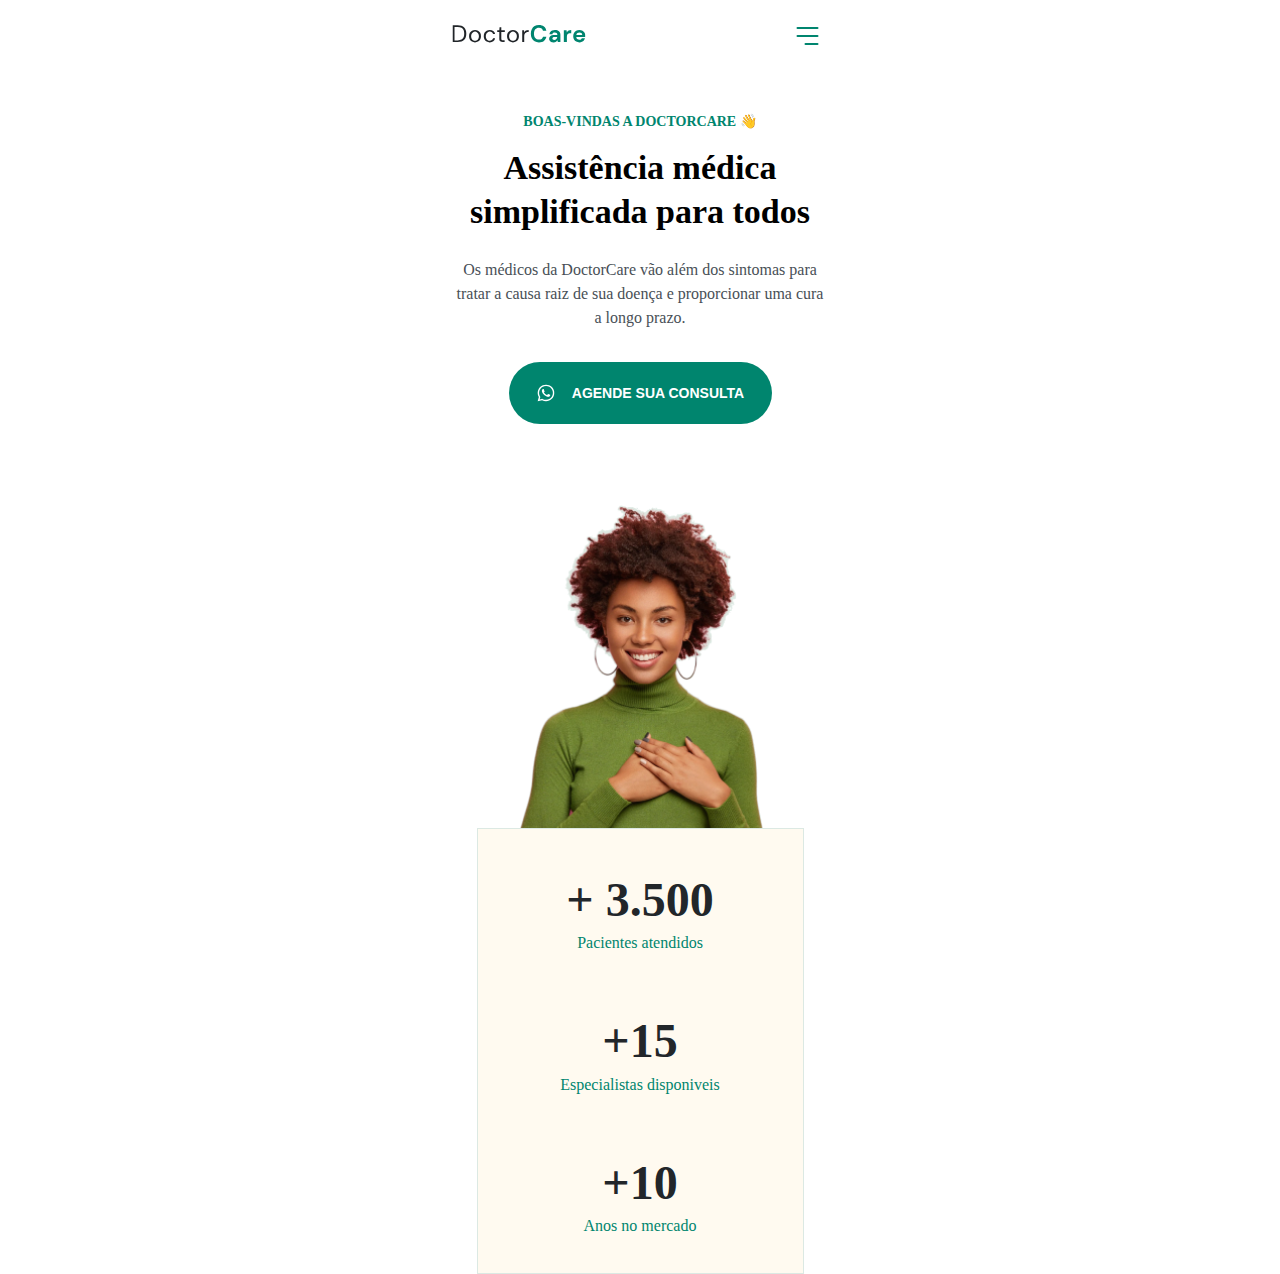
<file: index.html>
<!DOCTYPE html>
<html lang="pt-BR">
  <head>
    <meta charset="UTF-8" />
    <meta name="viewport" content="width=device-width, initial-scale=1.0" />
    <title>DoctorCare</title>

    <link rel="stylesheet" href="style.css" />

    <link rel="preconnect" href="https://fonts.googleapis.com" />
    <link rel="preconnect" href="https://fonts.gstatic.com" crossorigin />
    <link
      href="https://fonts.googleapis.com/css2?family=DM+Sans:ital,wght@0,400;1,700&display=swap"
      rel="stylesheet"
    />
  </head>
  <body>
    <nav class="wrapper">
      <a class="Logo" href="#">
        <svg
          width="133"
          height="18"
          viewBox="0 0 133 18"
          fill="none"
          xmlns="http://www.w3.org/2000/svg"
        >
          <path
            d="M0 17.088V0.287999H5.16C8.12 0.287999 10.296 1.04 11.688 2.544C13.096 4.048 13.8 6.112 13.8 8.736C13.8 11.312 13.096 13.352 11.688 14.856C10.296 16.344 8.12 17.088 5.16 17.088H0ZM2.016 15.408H5.112C6.744 15.408 8.04 15.144 9 14.616C9.976 14.072 10.672 13.304 11.088 12.312C11.504 11.304 11.712 10.112 11.712 8.736C11.712 7.328 11.504 6.12 11.088 5.112C10.672 4.104 9.976 3.328 9 2.784C8.04 2.24 6.744 1.968 5.112 1.968H2.016V15.408Z"
            fill="#212529"
          />
          <path
            d="M22.4949 17.376C21.3749 17.376 20.3669 17.12 19.4709 16.608C18.5749 16.096 17.8629 15.376 17.3349 14.448C16.8229 13.504 16.5669 12.4 16.5669 11.136C16.5669 9.872 16.8309 8.776 17.3589 7.848C17.8869 6.904 18.5989 6.176 19.4949 5.664C20.4069 5.152 21.4229 4.896 22.5429 4.896C23.6629 4.896 24.6709 5.152 25.5669 5.664C26.4629 6.176 27.1669 6.904 27.6789 7.848C28.2069 8.776 28.4709 9.872 28.4709 11.136C28.4709 12.4 28.2069 13.504 27.6789 14.448C27.1509 15.376 26.4309 16.096 25.5189 16.608C24.6229 17.12 23.6149 17.376 22.4949 17.376ZM22.4949 15.648C23.1829 15.648 23.8229 15.48 24.4149 15.144C25.0069 14.808 25.4869 14.304 25.8549 13.632C26.2229 12.96 26.4069 12.128 26.4069 11.136C26.4069 10.144 26.2229 9.312 25.8549 8.64C25.5029 7.968 25.0309 7.464 24.4389 7.128C23.8469 6.792 23.2149 6.624 22.5429 6.624C21.8549 6.624 21.2149 6.792 20.6229 7.128C20.0309 7.464 19.5509 7.968 19.1829 8.64C18.8149 9.312 18.6309 10.144 18.6309 11.136C18.6309 12.128 18.8149 12.96 19.1829 13.632C19.5509 14.304 20.0229 14.808 20.5989 15.144C21.1909 15.48 21.8229 15.648 22.4949 15.648Z"
            fill="#212529"
          />
          <path
            d="M37.2261 17.376C36.0901 17.376 35.0661 17.12 34.1541 16.608C33.2581 16.08 32.5461 15.352 32.0181 14.424C31.5061 13.48 31.2501 12.384 31.2501 11.136C31.2501 9.888 31.5061 8.8 32.0181 7.872C32.5461 6.928 33.2581 6.2 34.1541 5.688C35.0661 5.16 36.0901 4.896 37.2261 4.896C38.6341 4.896 39.8181 5.264 40.7781 6C41.7541 6.736 42.3701 7.72 42.6261 8.952H40.5621C40.4021 8.216 40.0101 7.648 39.3861 7.248C38.7621 6.832 38.0341 6.624 37.2021 6.624C36.5301 6.624 35.8981 6.792 35.3061 7.128C34.7141 7.464 34.2341 7.968 33.8661 8.64C33.4981 9.312 33.3141 10.144 33.3141 11.136C33.3141 12.128 33.4981 12.96 33.8661 13.632C34.2341 14.304 34.7141 14.816 35.3061 15.168C35.8981 15.504 36.5301 15.672 37.2021 15.672C38.0341 15.672 38.7621 15.472 39.3861 15.072C40.0101 14.656 40.4021 14.072 40.5621 13.32H42.6261C42.3861 14.52 41.7781 15.496 40.8021 16.248C39.8261 17 38.6341 17.376 37.2261 17.376Z"
            fill="#212529"
          />
          <path
            d="M50.2974 17.088C49.2094 17.088 48.3534 16.824 47.7294 16.296C47.1054 15.768 46.7934 14.816 46.7934 13.44V6.888H44.7294V5.184H46.7934L47.0574 2.328H48.8094V5.184H52.3134V6.888H48.8094V13.44C48.8094 14.192 48.9614 14.704 49.2654 14.976C49.5694 15.232 50.1054 15.36 50.8734 15.36H52.1214V17.088H50.2974Z"
            fill="#212529"
          />
          <path
            d="M60.4506 17.376C59.3306 17.376 58.3226 17.12 57.4266 16.608C56.5306 16.096 55.8186 15.376 55.2906 14.448C54.7786 13.504 54.5226 12.4 54.5226 11.136C54.5226 9.872 54.7866 8.776 55.3146 7.848C55.8426 6.904 56.5546 6.176 57.4506 5.664C58.3626 5.152 59.3786 4.896 60.4986 4.896C61.6186 4.896 62.6266 5.152 63.5226 5.664C64.4186 6.176 65.1226 6.904 65.6346 7.848C66.1626 8.776 66.4266 9.872 66.4266 11.136C66.4266 12.4 66.1626 13.504 65.6346 14.448C65.1066 15.376 64.3866 16.096 63.4746 16.608C62.5786 17.12 61.5706 17.376 60.4506 17.376ZM60.4506 15.648C61.1386 15.648 61.7786 15.48 62.3706 15.144C62.9626 14.808 63.4426 14.304 63.8106 13.632C64.1786 12.96 64.3626 12.128 64.3626 11.136C64.3626 10.144 64.1786 9.312 63.8106 8.64C63.4586 7.968 62.9866 7.464 62.3946 7.128C61.8026 6.792 61.1706 6.624 60.4986 6.624C59.8106 6.624 59.1706 6.792 58.5786 7.128C57.9866 7.464 57.5066 7.968 57.1386 8.64C56.7706 9.312 56.5866 10.144 56.5866 11.136C56.5866 12.128 56.7706 12.96 57.1386 13.632C57.5066 14.304 57.9786 14.808 58.5546 15.144C59.1466 15.48 59.7786 15.648 60.4506 15.648Z"
            fill="#212529"
          />
          <path
            d="M69.7097 17.088V5.184H71.5337L71.7017 7.464C72.0697 6.68 72.6297 6.056 73.3817 5.592C74.1337 5.128 75.0617 4.896 76.1657 4.896V7.008H75.6137C74.9097 7.008 74.2617 7.136 73.6697 7.392C73.0777 7.632 72.6057 8.048 72.2537 8.64C71.9017 9.232 71.7257 10.048 71.7257 11.088V17.088H69.7097Z"
            fill="#212529"
          />
          <path
            d="M86.4924 17.376C84.7964 17.376 83.3404 17.016 82.1244 16.296C80.9084 15.56 79.9724 14.544 79.3164 13.248C78.6604 11.936 78.3324 10.424 78.3324 8.712C78.3324 7 78.6604 5.488 79.3164 4.176C79.9724 2.864 80.9084 1.84 82.1244 1.104C83.3404 0.368 84.7964 0 86.4924 0C88.5084 0 90.1564 0.504 91.4364 1.512C92.7324 2.504 93.5404 3.904 93.8604 5.712H90.4764C90.2684 4.8 89.8204 4.088 89.1324 3.576C88.4604 3.048 87.5644 2.784 86.4444 2.784C84.8924 2.784 83.6764 3.312 82.7964 4.368C81.9164 5.424 81.4764 6.872 81.4764 8.712C81.4764 10.552 81.9164 12 82.7964 13.056C83.6764 14.096 84.8924 14.616 86.4444 14.616C87.5644 14.616 88.4604 14.376 89.1324 13.896C89.8204 13.4 90.2684 12.72 90.4764 11.856H93.8604C93.5404 13.584 92.7324 14.936 91.4364 15.912C90.1564 16.888 88.5084 17.376 86.4924 17.376Z"
            fill="#00856F"
          />
          <path
            d="M101.092 17.376C100.068 17.376 99.2278 17.216 98.5718 16.896C97.9158 16.56 97.4277 16.12 97.1077 15.576C96.7877 15.032 96.6278 14.432 96.6278 13.776C96.6278 12.672 97.0598 11.776 97.9238 11.088C98.7878 10.4 100.084 10.056 101.812 10.056H104.836V9.768C104.836 8.952 104.604 8.352 104.14 7.968C103.676 7.584 103.1 7.392 102.412 7.392C101.788 7.392 101.244 7.544 100.78 7.848C100.316 8.136 100.028 8.568 99.9157 9.144H96.9157C96.9957 8.28 97.2837 7.528 97.7797 6.888C98.2917 6.248 98.9477 5.76 99.7477 5.424C100.548 5.072 101.444 4.896 102.436 4.896C104.132 4.896 105.468 5.32 106.444 6.168C107.42 7.016 107.908 8.216 107.908 9.768V17.088H105.292L105.004 15.168C104.652 15.808 104.156 16.336 103.516 16.752C102.892 17.168 102.084 17.376 101.092 17.376ZM101.788 14.976C102.668 14.976 103.348 14.688 103.828 14.112C104.324 13.536 104.636 12.824 104.764 11.976H102.148C101.332 11.976 100.748 12.128 100.396 12.432C100.044 12.72 99.8678 13.08 99.8678 13.512C99.8678 13.976 100.044 14.336 100.396 14.592C100.748 14.848 101.212 14.976 101.788 14.976Z"
            fill="#00856F"
          />
          <path
            d="M111.319 17.088V5.184H114.055L114.343 7.416C114.775 6.648 115.359 6.04 116.095 5.592C116.847 5.128 117.727 4.896 118.735 4.896V8.136H117.871C117.199 8.136 116.599 8.24 116.071 8.448C115.543 8.656 115.127 9.016 114.823 9.528C114.535 10.04 114.391 10.752 114.391 11.664V17.088H111.319Z"
            fill="#00856F"
          />
          <path
            d="M126.888 17.376C125.688 17.376 124.624 17.12 123.696 16.608C122.768 16.096 122.04 15.376 121.512 14.448C120.984 13.52 120.72 12.448 120.72 11.232C120.72 10 120.976 8.904 121.488 7.944C122.016 6.984 122.736 6.24 123.648 5.712C124.576 5.168 125.664 4.896 126.912 4.896C128.08 4.896 129.112 5.152 130.008 5.664C130.904 6.176 131.6 6.88 132.096 7.776C132.608 8.656 132.864 9.64 132.864 10.728C132.864 10.904 132.856 11.088 132.84 11.28C132.84 11.472 132.832 11.672 132.816 11.88H123.768C123.832 12.808 124.152 13.536 124.728 14.064C125.32 14.592 126.032 14.856 126.864 14.856C127.488 14.856 128.008 14.72 128.424 14.448C128.856 14.16 129.176 13.792 129.384 13.344H132.504C132.28 14.096 131.904 14.784 131.376 15.408C130.864 16.016 130.224 16.496 129.456 16.848C128.704 17.2 127.848 17.376 126.888 17.376ZM126.912 7.392C126.16 7.392 125.496 7.608 124.92 8.04C124.344 8.456 123.976 9.096 123.816 9.96H129.744C129.696 9.176 129.408 8.552 128.88 8.088C128.352 7.624 127.696 7.392 126.912 7.392Z"
            fill="#00856F"
          />
        </svg>
      </a>
      <svg
        width="40"
        height="40"
        viewBox="0 0 40 40"
        fill="none"
        xmlns="http://www.w3.org/2000/svg"
      >
        <path
          d="M10 20H30"
          stroke="#00856F"
          stroke-width="2"
          stroke-linecap="round"
          stroke-linejoin="round"
        />
        <path
          d="M10 12H30"
          stroke="#00856F"
          stroke-width="2"
          stroke-linecap="round"
          stroke-linejoin="round"
        />
        <path
          d="M18 28L30 28"
          stroke="#00856F"
          stroke-width="2"
          stroke-linecap="round"
          stroke-linejoin="round"
        />
      </svg>
    </nav>
    <header class="wrapper">
      <h4>BOAS-VINDAS A DOCTORCARE 👋</h4>
      <h1>Assistência médica simplificada para todos</h1>
      <p>
        Os médicos da DoctorCare vão além dos sintomas para tratar a causa raiz
        de sua doença e proporcionar uma cura a longo prazo.
      </p>

      <button>
        <svg
          width="20"
          height="20"
          viewBox="0 0 20 20"
          fill="none"
          xmlns="http://www.w3.org/2000/svg"
        >
          <path
            d="M13.8337 11.6667C13.667 11.5833 12.5837 11.0833 12.417 11C12.2503 10.9167 12.0837 10.9167 11.917 11.0833C11.7503 11.25 11.417 11.75 11.2503 11.9167C11.167 12.0833 11.0003 12.0833 10.8337 12C10.2503 11.75 9.66699 11.4167 9.16699 11C8.75033 10.5833 8.33366 10.0833 8.00033 9.58334C7.91699 9.41668 8.00033 9.25001 8.08366 9.16668C8.16699 9.08334 8.25033 8.91668 8.41699 8.83334C8.50033 8.75001 8.58366 8.58334 8.58366 8.50001C8.66699 8.41668 8.66699 8.25001 8.58366 8.16668C8.50033 8.08334 8.08366 7.08334 7.91699 6.66668C7.83366 6.08334 7.66699 6.08334 7.50033 6.08334C7.41699 6.08334 7.25033 6.08334 7.08366 6.08334C6.91699 6.08334 6.66699 6.25001 6.58366 6.33334C6.08366 6.83334 5.83366 7.41668 5.83366 8.08334C5.91699 8.83334 6.16699 9.58334 6.66699 10.25C7.58366 11.5833 8.75033 12.6667 10.167 13.3333C10.5837 13.5 10.917 13.6667 11.3337 13.75C11.7503 13.9167 12.167 13.9167 12.667 13.8333C13.2503 13.75 13.7503 13.3333 14.0837 12.8333C14.2503 12.5 14.2503 12.1667 14.167 11.8333C14.167 11.8333 14.0003 11.75 13.8337 11.6667ZM15.917 4.08334C12.667 0.833344 7.41699 0.833344 4.16699 4.08334C1.50033 6.75001 1.00033 10.8333 2.83366 14.0833L1.66699 18.3333L6.08366 17.1667C7.33366 17.8333 8.66699 18.1667 10.0003 18.1667C14.5837 18.1667 18.2503 14.5 18.2503 9.91668C18.3337 7.75001 17.417 5.66668 15.917 4.08334ZM13.667 15.75C12.5837 16.4167 11.3337 16.8333 10.0003 16.8333C8.75033 16.8333 7.58366 16.5 6.50033 15.9167L6.25033 15.75L3.66699 16.4167L4.33366 13.9167L4.16699 13.6667C2.16699 10.3333 3.16699 6.16668 6.41699 4.08334C9.66699 2.00001 13.8337 3.08334 15.8337 6.25001C17.8337 9.50001 16.917 13.75 13.667 15.75Z"
            fill="white"
          />
        </svg>
        Agende sua consulta
      </button>

      <img
        src="assets/Foto-jpg.png"
        alt="Mulher morena vestindo moleton verde e sorrindo"
      />
      <div class="stats">
        <div class="stat">
          <h3>+ 3.500</h3>
          <p>Pacientes atendidos</p>
        </div>
        <div class="stat">
          <h3>+15</h3>
          <p>Especialistas disponiveis</p>
        </div>
        <div class="stat">
          <h3>+10</h3>
          <p>Anos no mercado</p>
        </div>
      </div>
    </header>
  </body>
</html>
</file>
<file: style.css>
/* =========== Geral =========*/ 

* {
  margin: 0;
  box-sizing: border-box;
}

:root {
  --primary-color: hsl(170, 100%, 26%);
  --headline: hsl(210, 11%, 15%);
  --paragraph: hsl(210, 9%, 31%);

  --brand-beige: hsl(39, 100%, 97%);
  --brand-light: hsl(148, 23%, 89%);

  font-size: 62.5%; /* 1rem = 10PX*/

  --nav-height: 7.2rem;

}

body {
  font-size: 'DM Sans';
  font-size: 1.6rem;

  text-align: center;
}
.wrapper {
  width: 37.5rem;
  margin-inline: auto;
  padding-inline: 2.4;
}
/* ==== Header === */

header {
  margin-top: calc(4.1rem + var(--nav-height));

}
header::before {
  content: '';
  width: 100vw;
  height: calc (108rem + var(--nav-height));
  background-color: var(--brand-light);
  display: block;

  position: absolute;
  top: 0;
  left: 0;
  z-index: -1;
}

header h4 {
  font-size: 1.4rem;
  color: var(--primary-color);
  margin-bottom: 1.6rem;
} 
header h1 {
  font-size: 3.4rem;
  color: var(--headline-color);
  line-height: 130%;
  margin-bottom: 2.4rem;
}
header p {
  font: size 1.8rem;
  line-height: 150%;
  font-weight: 400;
  color: var(--paragraph);
  margin-bottom: 3.2rem;
}

header button {
  background: var(--primary-color);
  border: none;
  border-radius: 4rem;
  margin-bottom: 6rem;

  height: 6.2rem;
  width: 26.3rem;

  color: white;

  font-size: 1.4rem;
  font-weight: 700;
  text-transform: uppercase;

  display: flex;
  align-items: center;
  justify-content: center;
  gap: 1.6rem;

  margin-right: auto;
  margin-left: auto;
}
header img {
  width: 26.4rem;
  display: block;
  margin-inline: auto;
  object-position: 0 2rem;
}


.stats {
  width: 32.7rem;
  padding-block: 4rem;
  margin-inline: auto;

  background-color: var(--brand-beige);
  border: 1px solid var(--brand-light);

  display: flex;
  flex-direction: column;
  justify-content: center;
  gap: 6rem;
}

.stat h3 {
  font-size: 4.8rem;
  color: var(--headline);
  line-height: 130%;
  margin-bottom: 0.4rem;
}

.stat p {
  margin: 0;
  color: var(--primary-color);
  font-size: 1.6rem;
  line-height: 1.5rem;
}
/* ================ Navigation ======= */
nav {
display: flex;
align-items:center;
justify-content:space-between;

height: var(--nav-height);

position: fixed;
top: 0;
left: 50%;
transform: translateX(-50%);

}
</file>
